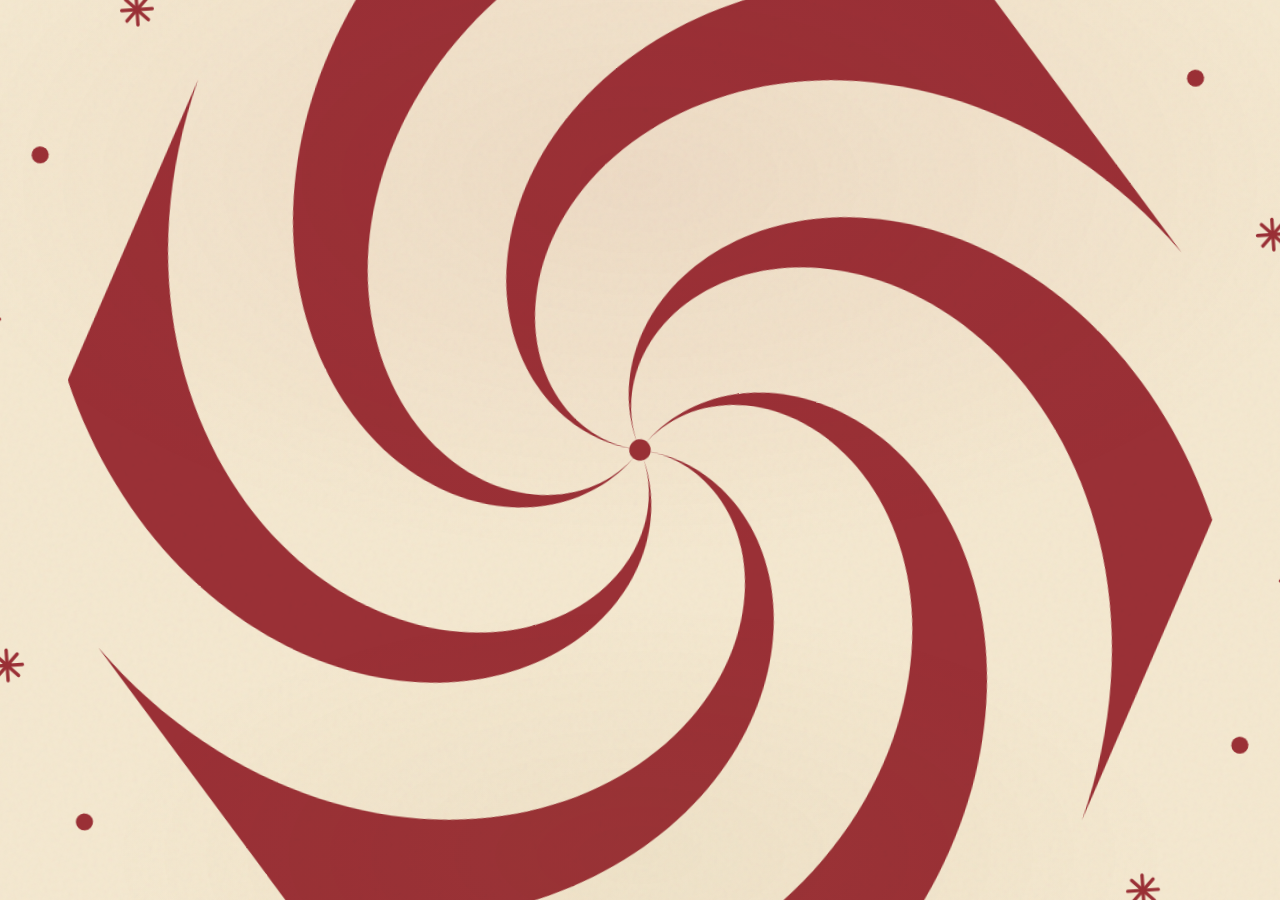
<file: swirl.html>
<!DOCTYPE html>
<html lang="en">
<head>
<meta charset="UTF-8">
<meta name="viewport" content="width=device-width, initial-scale=1, viewport-fit=cover, user-scalable=no">
<meta name="robots" content="noindex, nofollow">
<meta name="theme-color" content="#F4E8D0">
<meta name="apple-mobile-web-app-capable" content="yes">
<meta name="mobile-web-app-capable" content="yes">
<meta name="apple-mobile-web-app-status-bar-style" content="default">
<meta name="apple-mobile-web-app-title" content="CSI">
<title>Carnival Society</title>
<style>
  :root { --burgundy-red: #9B3036; --cream: #F4E8D0; }
  *, *::before, *::after { margin:0; padding:0; box-sizing:border-box; }
  html, body { height: 100%; overflow: hidden; overscroll-behavior: none; }
  body {
    background: var(--cream);
    -webkit-tap-highlight-color: transparent;
    -webkit-user-select: none; user-select: none;
    touch-action: manipulation;
  }
  body::before {
    content: ''; position: fixed; inset: 0;
    background:
      radial-gradient(ellipse 80% 60% at 50% 20%, rgba(155,48,54,0.07) 0%, transparent 70%),
      radial-gradient(ellipse 60% 40% at 50% 95%, rgba(143,110,52,0.05) 0%, transparent 70%);
    pointer-events: none; z-index: 1;
  }
  body::after {
    content: ''; position: fixed; inset: 0;
    background-image: url("data:image/svg+xml,%3Csvg viewBox='0 0 200 200' xmlns='http://www.w3.org/2000/svg'%3E%3Cfilter id='n'%3E%3CfeTurbulence type='fractalNoise' baseFrequency='0.9' numOctaves='2' stitchTiles='stitch'/%3E%3C/filter%3E%3Crect width='100%25' height='100%25' filter='url(%23n)' opacity='0.55'/%3E%3C/svg%3E");
    opacity: 0.08; mix-blend-mode: multiply;
    pointer-events: none; z-index: 4;
  }
  .stage {
    position: fixed; inset: 0; height: 100dvh;
    display: flex; align-items: center; justify-content: center;
    overflow: hidden;
  }
  .spiral-stage {
    position: absolute; top: 50%; left: 50%;
    width: 125vmax; height: 125vmax;
    transform: translate(-50%, -50%);
    z-index: 2; pointer-events: none;
    animation: fade 2s cubic-bezier(0.22,1,0.36,1) 0.15s both;
  }
  .spiral-stage svg { width: 100%; height: 100%; display: block; overflow: visible; }
  .spiral-rotor, .spiral-halo { transform-origin: 0 0; will-change: transform; }
  @keyframes rise { from { opacity:0; transform:translateY(30px); } to { opacity:1; transform:translateY(0); } }
  @keyframes fade { from { opacity:0; } to { opacity:1; } }
  @media (orientation: landscape) { .spiral-stage { width: 115vmax; height: 115vmax; } }
</style>
</head>
<body>
<div class="stage" id="stage">
  <div class="spiral-stage">
    <svg viewBox="-240 -240 480 480" xmlns="http://www.w3.org/2000/svg" aria-hidden="true" preserveAspectRatio="xMidYMid meet">
      <g class="spiral-halo" id="spiralHalo"></g>
      <g class="spiral-rotor" id="spiralRotor"><circle r="3.5" fill="#9B3036"/></g>
    </svg>
  </div>
</div>
<script>
  // The homepage swirl on its own.
  (function() {
    const rotor = document.getElementById('spiralRotor');
    const N=6, maxR=188, twist=2.1, armFrac=0.55, steps=90;
    const armW = (2*Math.PI/N)*armFrac;
    const NS = 'http://www.w3.org/2000/svg';
    for (let k=0; k<N; k++) {
      const phi = k*(2*Math.PI/N); let d='';
      for (let i=0;i<=steps;i++) { const f=i/steps,r=f*maxR,t=phi+twist*f; d+=(i===0?'M':'L')+(r*Math.cos(t)).toFixed(2)+' '+(r*Math.sin(t)).toFixed(2); }
      for (let i=steps;i>=0;i--) { const f=i/steps,r=f*maxR,t=phi+armW*f+twist*f; d+='L'+(r*Math.cos(t)).toFixed(2)+' '+(r*Math.sin(t)).toFixed(2); }
      d+='Z';
      const p=document.createElementNS(NS,'path'); p.setAttribute('d',d); p.setAttribute('fill','#9B3036'); rotor.insertBefore(p,rotor.firstChild);
    }
  })();
  (function() {
    const halo=document.getElementById('spiralHalo'); const NS='http://www.w3.org/2000/svg'; const N=24,R=218;
    for (let k=0;k<N;k++) {
      const phi=k*(2*Math.PI/N),x=R*Math.cos(phi),y=R*Math.sin(phi);
      if (k%2===0) { const d=document.createElementNS(NS,'circle'); d.setAttribute('cx',x.toFixed(2)); d.setAttribute('cy',y.toFixed(2)); d.setAttribute('r','2.8'); d.setAttribute('fill','#9B3036'); halo.appendChild(d); }
      else { const g=document.createElementNS(NS,'g'); g.setAttribute('transform',`translate(${x.toFixed(2)} ${y.toFixed(2)})`); g.setAttribute('stroke','#9B3036'); g.setAttribute('stroke-width','1.1'); g.setAttribute('stroke-linecap','round'); ['M -5 0 L 5 0','M 0 -5 L 0 5','M -3.5 -3.5 L 3.5 3.5','M -3.5 3.5 L 3.5 -3.5'].forEach(d=>{const p=document.createElementNS(NS,'path');p.setAttribute('d',d);g.appendChild(p);}); halo.appendChild(g); }
    }
  })();

  // Spins forever; a tap gives it a whirl.
  const rotor=document.getElementById('spiralRotor');
  const halo=document.getElementById('spiralHalo');
  let rotorAngle=0, haloAngle=0, kick=0, lastTime=performance.now();
  function animate(time) {
    const dt=Math.min(0.05,(time-lastTime)/1000); lastTime=time;
    kick*=Math.pow(0.12,dt);
    rotorAngle+=dt*(7+kick); haloAngle-=dt*(4+kick*0.6);
    rotor.style.transform=`rotate(${rotorAngle.toFixed(2)}deg)`;
    halo.style.transform=`rotate(${haloAngle.toFixed(2)}deg)`;
    requestAnimationFrame(animate);
  }
  requestAnimationFrame(t=>{lastTime=t;animate(t);});

  // Keep the screen awake once someone taps it.
  let lock=null;
  async function stayAwake(){
    try { if ('wakeLock' in navigator && !lock) { lock=await navigator.wakeLock.request('screen'); lock.addEventListener('release',()=>{lock=null;}); } } catch(e) {}
  }
  document.addEventListener('pointerdown',()=>{ kick=Math.min(kick+90,360); stayAwake(); });
  document.addEventListener('visibilitychange',()=>{ if(document.visibilityState==='visible' && lock===null) stayAwake(); });
</script>
</body>
</html>
</file>
